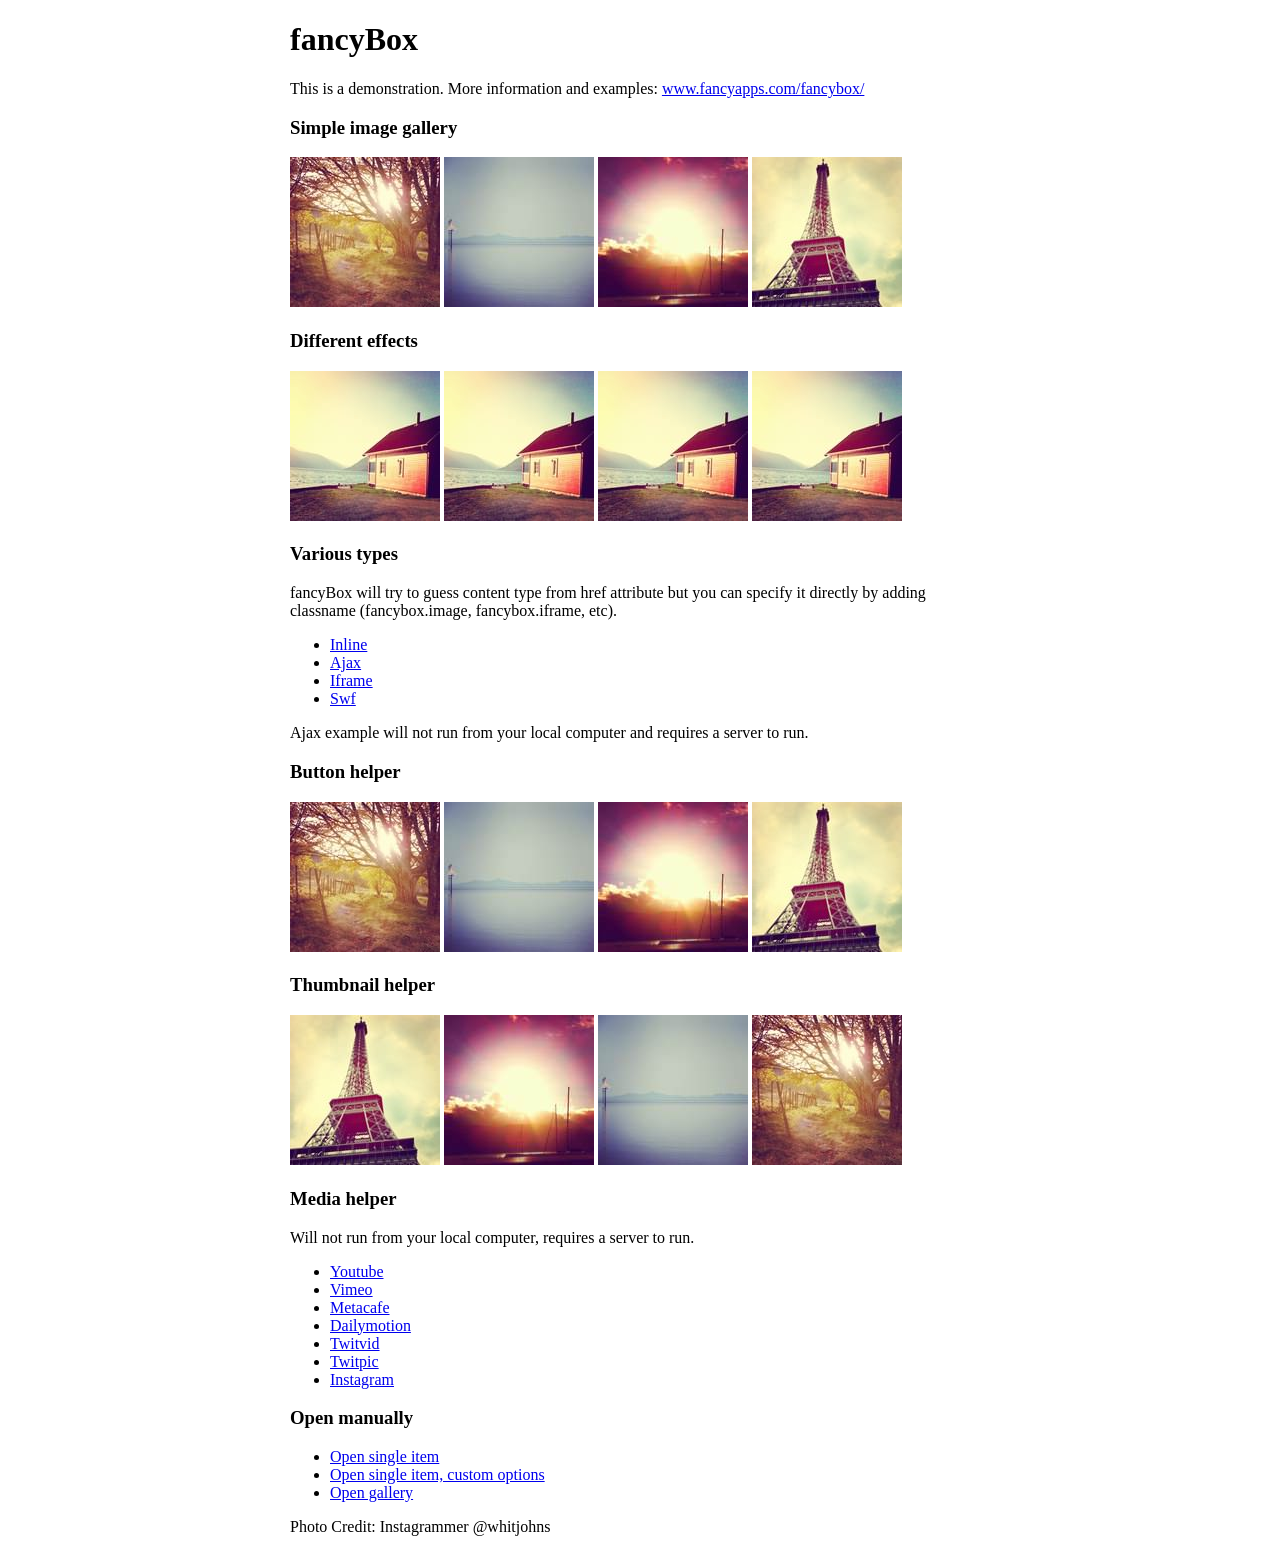
<file: bower_components/fancybox/demo/index.html>
<!DOCTYPE html>
<html>
<head>
	<title>fancyBox - Fancy jQuery Lightbox Alternative | Demonstration</title>
	<meta http-equiv="Content-Type" content="text/html; charset=UTF-8" />

	<!-- Add jQuery library -->
	<script type="text/javascript" src="../lib/jquery-1.10.1.min.js"></script>

	<!-- Add mousewheel plugin (this is optional) -->
	<script type="text/javascript" src="../lib/jquery.mousewheel-3.0.6.pack.js"></script>

	<!-- Add fancyBox main JS and CSS files -->
	<script type="text/javascript" src="../source/jquery.fancybox.js?v=2.1.5"></script>
	<link rel="stylesheet" type="text/css" href="../source/jquery.fancybox.css?v=2.1.5" media="screen" />

	<!-- Add Button helper (this is optional) -->
	<link rel="stylesheet" type="text/css" href="../source/helpers/jquery.fancybox-buttons.css?v=1.0.5" />
	<script type="text/javascript" src="../source/helpers/jquery.fancybox-buttons.js?v=1.0.5"></script>

	<!-- Add Thumbnail helper (this is optional) -->
	<link rel="stylesheet" type="text/css" href="../source/helpers/jquery.fancybox-thumbs.css?v=1.0.7" />
	<script type="text/javascript" src="../source/helpers/jquery.fancybox-thumbs.js?v=1.0.7"></script>

	<!-- Add Media helper (this is optional) -->
	<script type="text/javascript" src="../source/helpers/jquery.fancybox-media.js?v=1.0.6"></script>

	<script type="text/javascript">
		$(document).ready(function() {
			/*
			 *  Simple image gallery. Uses default settings
			 */

			$('.fancybox').fancybox();

			/*
			 *  Different effects
			 */

			// Change title type, overlay closing speed
			$(".fancybox-effects-a").fancybox({
				helpers: {
					title : {
						type : 'outside'
					},
					overlay : {
						speedOut : 0
					}
				}
			});

			// Disable opening and closing animations, change title type
			$(".fancybox-effects-b").fancybox({
				openEffect  : 'none',
				closeEffect	: 'none',

				helpers : {
					title : {
						type : 'over'
					}
				}
			});

			// Set custom style, close if clicked, change title type and overlay color
			$(".fancybox-effects-c").fancybox({
				wrapCSS    : 'fancybox-custom',
				closeClick : true,

				openEffect : 'none',

				helpers : {
					title : {
						type : 'inside'
					},
					overlay : {
						css : {
							'background' : 'rgba(238,238,238,0.85)'
						}
					}
				}
			});

			// Remove padding, set opening and closing animations, close if clicked and disable overlay
			$(".fancybox-effects-d").fancybox({
				padding: 0,

				openEffect : 'elastic',
				openSpeed  : 150,

				closeEffect : 'elastic',
				closeSpeed  : 150,

				closeClick : true,

				helpers : {
					overlay : null
				}
			});

			/*
			 *  Button helper. Disable animations, hide close button, change title type and content
			 */

			$('.fancybox-buttons').fancybox({
				openEffect  : 'none',
				closeEffect : 'none',

				prevEffect : 'none',
				nextEffect : 'none',

				closeBtn  : false,

				helpers : {
					title : {
						type : 'inside'
					},
					buttons	: {}
				},

				afterLoad : function() {
					this.title = 'Image ' + (this.index + 1) + ' of ' + this.group.length + (this.title ? ' - ' + this.title : '');
				}
			});


			/*
			 *  Thumbnail helper. Disable animations, hide close button, arrows and slide to next gallery item if clicked
			 */

			$('.fancybox-thumbs').fancybox({
				prevEffect : 'none',
				nextEffect : 'none',

				closeBtn  : false,
				arrows    : false,
				nextClick : true,

				helpers : {
					thumbs : {
						width  : 50,
						height : 50
					}
				}
			});

			/*
			 *  Media helper. Group items, disable animations, hide arrows, enable media and button helpers.
			*/
			$('.fancybox-media')
				.attr('rel', 'media-gallery')
				.fancybox({
					openEffect : 'none',
					closeEffect : 'none',
					prevEffect : 'none',
					nextEffect : 'none',

					arrows : false,
					helpers : {
						media : {},
						buttons : {}
					}
				});

			/*
			 *  Open manually
			 */

			$("#fancybox-manual-a").click(function() {
				$.fancybox.open('1_b.jpg');
			});

			$("#fancybox-manual-b").click(function() {
				$.fancybox.open({
					href : 'iframe.html',
					type : 'iframe',
					padding : 5
				});
			});

			$("#fancybox-manual-c").click(function() {
				$.fancybox.open([
					{
						href : '1_b.jpg',
						title : 'My title'
					}, {
						href : '2_b.jpg',
						title : '2nd title'
					}, {
						href : '3_b.jpg'
					}
				], {
					helpers : {
						thumbs : {
							width: 75,
							height: 50
						}
					}
				});
			});


		});
	</script>
	<style type="text/css">
		.fancybox-custom .fancybox-skin {
			box-shadow: 0 0 50px #222;
		}

		body {
			max-width: 700px;
			margin: 0 auto;
		}
	</style>
</head>
<body>
	<h1>fancyBox</h1>

	<p>This is a demonstration. More information and examples: <a href="http://fancyapps.com/fancybox/">www.fancyapps.com/fancybox/</a></p>

	<h3>Simple image gallery</h3>
	<p>
		<a class="fancybox" href="1_b.jpg" data-fancybox-group="gallery" title="Lorem ipsum dolor sit amet"><img src="1_s.jpg" alt="" /></a>

		<a class="fancybox" href="2_b.jpg" data-fancybox-group="gallery" title="Etiam quis mi eu elit temp"><img src="2_s.jpg" alt="" /></a>

		<a class="fancybox" href="3_b.jpg" data-fancybox-group="gallery" title="Cras neque mi, semper leon"><img src="3_s.jpg" alt="" /></a>

		<a class="fancybox" href="4_b.jpg" data-fancybox-group="gallery" title="Sed vel sapien vel sem uno"><img src="4_s.jpg" alt="" /></a>
	</p>

	<h3>Different effects</h3>
	<p>
		<a class="fancybox-effects-a" href="5_b.jpg" title="Lorem ipsum dolor sit amet, consectetur adipiscing elit"><img src="5_s.jpg" alt="" /></a>

		<a class="fancybox-effects-b" href="5_b.jpg" title="Lorem ipsum dolor sit amet, consectetur adipiscing elit"><img src="5_s.jpg" alt="" /></a>

		<a class="fancybox-effects-c" href="5_b.jpg" title="Lorem ipsum dolor sit amet, consectetur adipiscing elit"><img src="5_s.jpg" alt="" /></a>

		<a class="fancybox-effects-d" href="5_b.jpg" title="Lorem ipsum dolor sit amet, consectetur adipiscing elit"><img src="5_s.jpg" alt="" /></a>
	</p>

	<h3>Various types</h3>
	<p>
		fancyBox will try to guess content type from href attribute but you can specify it directly by adding classname (fancybox.image, fancybox.iframe, etc).
	</p>
	<ul>
		<li><a class="fancybox" href="#inline1" title="Lorem ipsum dolor sit amet">Inline</a></li>
		<li><a class="fancybox fancybox.ajax" href="ajax.txt">Ajax</a></li>
		<li><a class="fancybox fancybox.iframe" href="iframe.html">Iframe</a></li>
		<li><a class="fancybox" href="http://www.adobe.com/jp/events/cs3_web_edition_tour/swfs/perform.swf">Swf</a></li>
	</ul>

	<div id="inline1" style="width:400px;display: none;">
		<h3>Etiam quis mi eu elit</h3>
		<p>
			Lorem ipsum dolor sit amet, consectetur adipiscing elit. Etiam quis mi eu elit tempor facilisis id et neque. Nulla sit amet sem sapien. Vestibulum imperdiet porta ante ac ornare. Nulla et lorem eu nibh adipiscing ultricies nec at lacus. Cras laoreet ultricies sem, at blandit mi eleifend aliquam. Nunc enim ipsum, vehicula non pretium varius, cursus ac tortor. Vivamus fringilla congue laoreet. Quisque ultrices sodales orci, quis rhoncus justo auctor in. Phasellus dui eros, bibendum eu feugiat ornare, faucibus eu mi. Nunc aliquet tempus sem, id aliquam diam varius ac. Maecenas nisl nunc, molestie vitae eleifend vel, iaculis sed magna. Aenean tempus lacus vitae orci posuere porttitor eget non felis. Donec lectus elit, aliquam nec eleifend sit amet, vestibulum sed nunc.
		</p>
	</div>

	<p>
		Ajax example will not run from your local computer and requires a server to run.
	</p>

	<h3>Button helper</h3>
	<p>
		<a class="fancybox-buttons" data-fancybox-group="button" href="1_b.jpg"><img src="1_s.jpg" alt="" /></a>

		<a class="fancybox-buttons" data-fancybox-group="button" href="2_b.jpg"><img src="2_s.jpg" alt="" /></a>

		<a class="fancybox-buttons" data-fancybox-group="button" href="3_b.jpg"><img src="3_s.jpg" alt="" /></a>

		<a class="fancybox-buttons" data-fancybox-group="button" href="4_b.jpg"><img src="4_s.jpg" alt="" /></a>
	</p>

	<h3>Thumbnail helper</h3>
	<p>
		<a class="fancybox-thumbs" data-fancybox-group="thumb" href="4_b.jpg"><img src="4_s.jpg" alt="" /></a>

		<a class="fancybox-thumbs" data-fancybox-group="thumb" href="3_b.jpg"><img src="3_s.jpg" alt="" /></a>

		<a class="fancybox-thumbs" data-fancybox-group="thumb" href="2_b.jpg"><img src="2_s.jpg" alt="" /></a>

		<a class="fancybox-thumbs" data-fancybox-group="thumb" href="1_b.jpg"><img src="1_s.jpg" alt="" /></a>
	</p>

	<h3>Media helper</h3>
	<p>
		Will not run from your local computer, requires a server to run.
	</p>

	<ul>
		<li><a class="fancybox-media" href="http://www.youtube.com/watch?v=opj24KnzrWo">Youtube</a></li>
		<li><a class="fancybox-media" href="http://vimeo.com/47480346">Vimeo</a></li>
		<li><a class="fancybox-media" href="http://www.metacafe.com/watch/7635964/">Metacafe</a></li>
		<li><a class="fancybox-media" href="http://www.dailymotion.com/video/xoeylt_electric-guest-this-head-i-hold_music">Dailymotion</a></li>
		<li><a class="fancybox-media" href="http://twitvid.com/QY7MD">Twitvid</a></li>
		<li><a class="fancybox-media" href="http://twitpic.com/7p93st">Twitpic</a></li>
		<li><a class="fancybox-media" href="http://instagr.am/p/IejkuUGxQn">Instagram</a></li>
	</ul>

	<h3>Open manually</h3>
	<ul>
		<li><a id="fancybox-manual-a" href="javascript:;">Open single item</a></li>
		<li><a id="fancybox-manual-b" href="javascript:;">Open single item, custom options</a></li>
		<li><a id="fancybox-manual-c" href="javascript:;">Open gallery</a></li>
	</ul>

	<p>
		Photo Credit: Instagrammer @whitjohns
	</p>
</body>
</html>
</file>
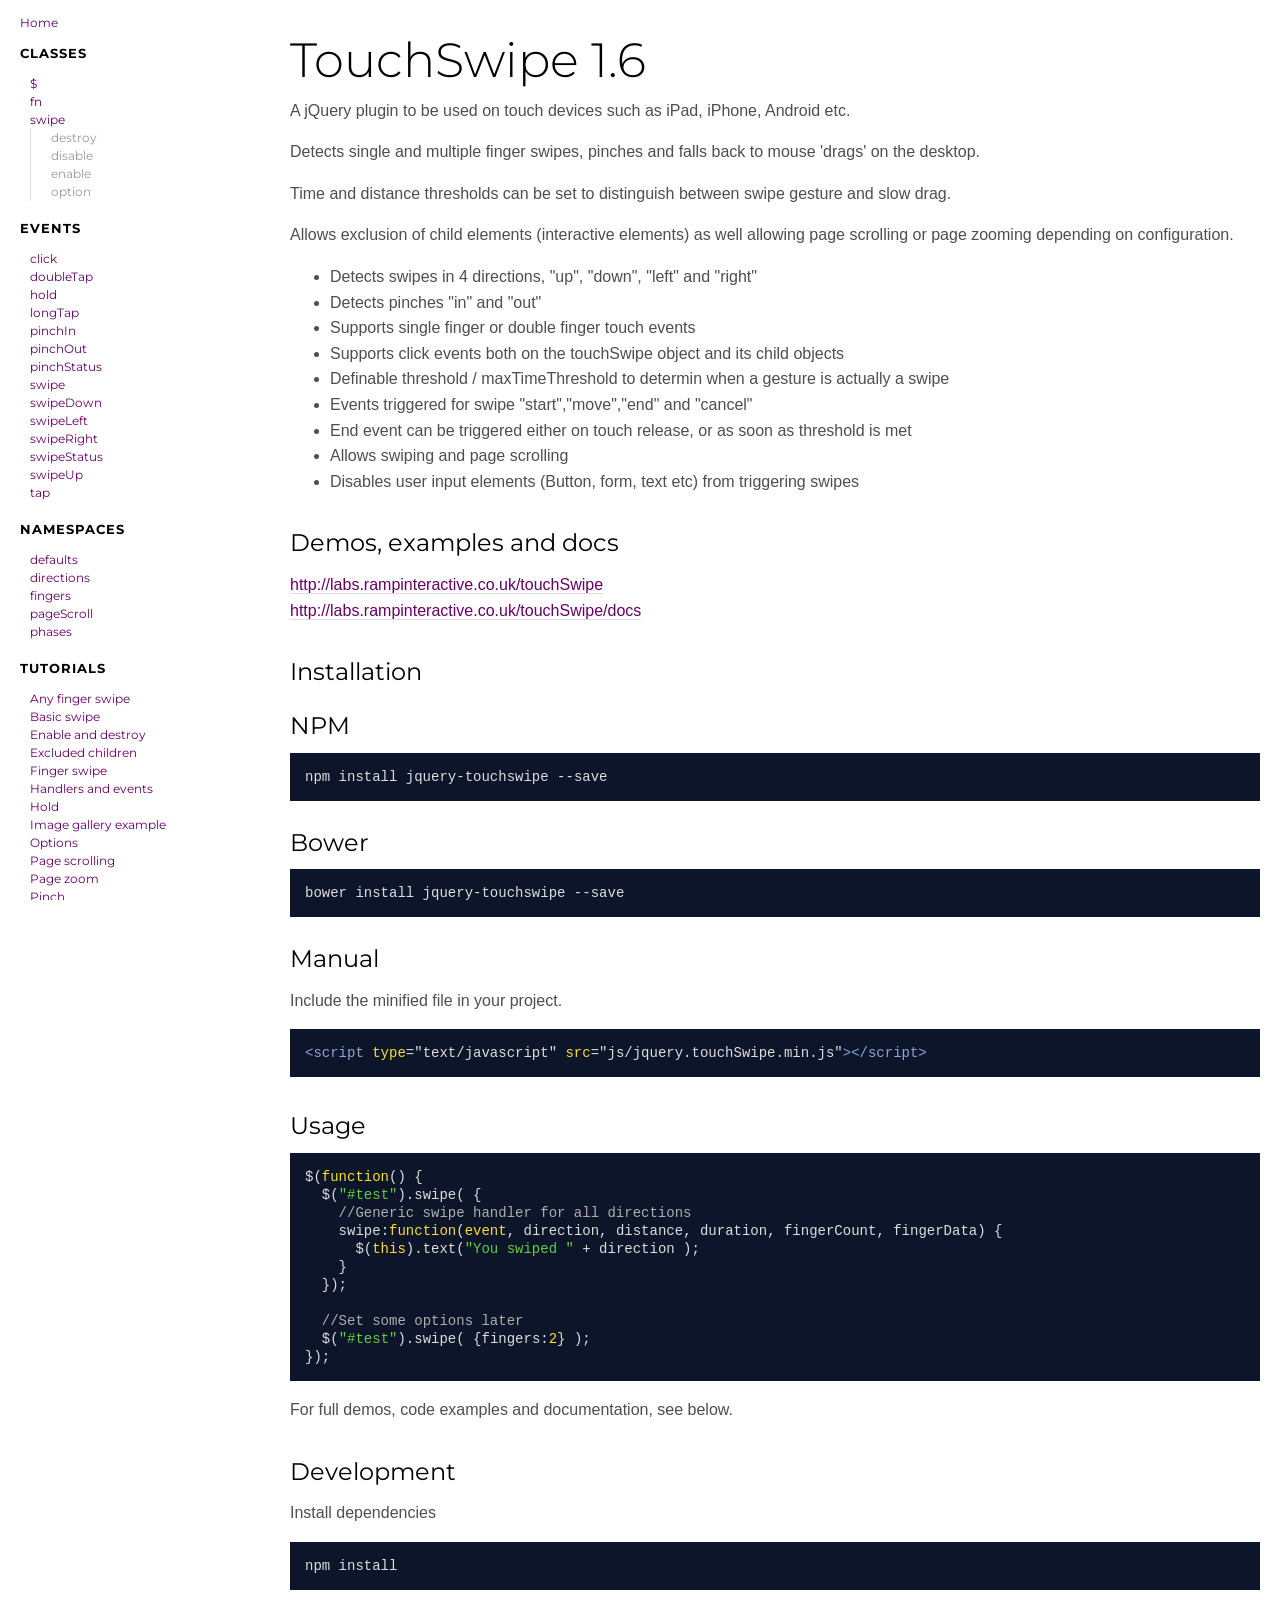
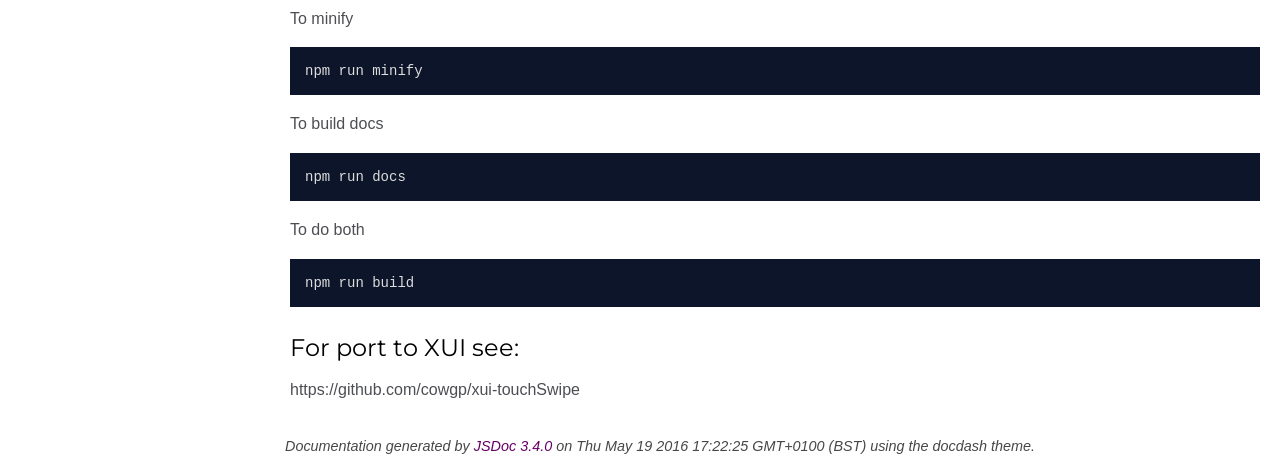
<file: bower_components/jquery-touchswipe/docs/index.html>
<!DOCTYPE html>
<html lang="en">
<head>
    <meta charset="utf-8">
    <title>Home - Documentation</title>

    <script src="scripts/prettify/prettify.js"></script>
    <script src="scripts/prettify/lang-css.js"></script>
    <!--[if lt IE 9]>
      <script src="//html5shiv.googlecode.com/svn/trunk/html5.js"></script>
    <![endif]-->
    <link type="text/css" rel="stylesheet" href="https://code.ionicframework.com/ionicons/2.0.1/css/ionicons.min.css">
    <link type="text/css" rel="stylesheet" href="styles/prettify.css">
    <link type="text/css" rel="stylesheet" href="styles/jsdoc.css">
</head>
<body>

<input type="checkbox" id="nav-trigger" class="nav-trigger" />
<label for="nav-trigger" class="navicon-button x">
  <div class="navicon"></div>
</label>

<label for="nav-trigger" class="overlay"></label>

<nav>
    <h2><a href="index.html">Home</a></h2><h3>Classes</h3><ul><li><a href="$.html">$</a></li><li><a href="$.fn.html">fn</a></li><li><a href="$.fn.swipe.html">swipe</a><ul class='methods'><li data-type='method'><a href="$.fn.swipe.html#destroy">destroy</a></li><li data-type='method'><a href="$.fn.swipe.html#disable">disable</a></li><li data-type='method'><a href="$.fn.swipe.html#enable">enable</a></li><li data-type='method'><a href="$.fn.swipe.html#option">option</a></li></ul></li></ul><h3>Events</h3><ul><li><a href="$.fn.swipe.html#event:click">click</a></li><li><a href="$.fn.swipe.html#event:doubleTap">doubleTap</a></li><li><a href="$.fn.swipe.html#event:hold">hold</a></li><li><a href="$.fn.swipe.html#event:longTap">longTap</a></li><li><a href="$.fn.swipe.html#event:pinchIn">pinchIn</a></li><li><a href="$.fn.swipe.html#event:pinchOut">pinchOut</a></li><li><a href="$.fn.swipe.html#event:pinchStatus">pinchStatus</a></li><li><a href="$.fn.swipe.html#event:swipe">swipe</a></li><li><a href="$.fn.swipe.html#event:swipeDown">swipeDown</a></li><li><a href="$.fn.swipe.html#event:swipeLeft">swipeLeft</a></li><li><a href="$.fn.swipe.html#event:swipeRight">swipeRight</a></li><li><a href="$.fn.swipe.html#event:swipeStatus">swipeStatus</a></li><li><a href="$.fn.swipe.html#event:swipeUp">swipeUp</a></li><li><a href="$.fn.swipe.html#event:tap">tap</a></li></ul><h3>Namespaces</h3><ul><li><a href="$.fn.swipe.defaults.html">defaults</a></li><li><a href="$.fn.swipe.directions.html">directions</a></li><li><a href="$.fn.swipe.fingers.html">fingers</a></li><li><a href="$.fn.swipe.pageScroll.html">pageScroll</a></li><li><a href="$.fn.swipe.phases.html">phases</a></li></ul><h3>Tutorials</h3><ul><li><a href="tutorial-Any_finger_swipe.html">Any finger swipe</a></li><li><a href="tutorial-Basic_swipe.html">Basic swipe</a></li><li><a href="tutorial-Enable_and_destroy.html">Enable and destroy</a></li><li><a href="tutorial-Excluded_children.html">Excluded children</a></li><li><a href="tutorial-Finger_swipe.html">Finger swipe</a></li><li><a href="tutorial-Handlers_and_events.html">Handlers and events</a></li><li><a href="tutorial-Hold.html">Hold</a></li><li><a href="tutorial-Image_gallery_example.html">Image gallery example</a></li><li><a href="tutorial-Options.html">Options</a></li><li><a href="tutorial-Page_scrolling.html">Page scrolling</a></li><li><a href="tutorial-Page_zoom.html">Page zoom</a></li><li><a href="tutorial-Pinch.html">Pinch</a></li><li><a href="tutorial-Pinch_and_Swipe.html">Pinch and Swipe</a></li><li><a href="tutorial-Pinch_status.html">Pinch status</a></li><li><a href="tutorial-Single_swipe.html">Single swipe</a></li><li><a href="tutorial-Stop_propegation.html">Stop propegation</a></li><li><a href="tutorial-Swipe_status.html">Swipe status</a></li><li><a href="tutorial-Tap_vs_swipe.html">Tap vs swipe</a></li><li><a href="tutorial-Thresholds.html">Thresholds</a></li><li><a href="tutorial-Trigger_handlers.html">Trigger handlers</a></li><li><a href="tutorial-index_.html">index</a></li></ul>
</nav>

<div id="main">
    

    



    









    


    <section class="readme">
        <article><h1>TouchSwipe 1.6</h1><p>A jQuery plugin to be used on touch devices such as iPad, iPhone, Android etc.</p>
<p>Detects single and multiple finger swipes, pinches and falls back to mouse 'drags' on the desktop.</p>
<p>Time and distance thresholds can be set to distinguish between swipe gesture and slow drag.</p>
<p>Allows exclusion of child elements (interactive elements) as well allowing page scrolling or page zooming depending on configuration.</p>
<ul>
<li>Detects swipes in 4 directions, &quot;up&quot;, &quot;down&quot;, &quot;left&quot; and &quot;right&quot;</li>
<li>Detects pinches &quot;in&quot; and &quot;out&quot;</li>
<li>Supports single finger or double finger touch events</li>
<li>Supports click events both on the touchSwipe object and its child objects</li>
<li>Definable threshold / maxTimeThreshold to determin when a gesture is actually a swipe</li>
<li>Events triggered for swipe &quot;start&quot;,&quot;move&quot;,&quot;end&quot; and &quot;cancel&quot;</li>
<li>End event can be triggered either on touch release, or as soon as threshold is met</li>
<li>Allows swiping and page scrolling</li>
<li>Disables user input elements (Button, form, text etc) from triggering swipes</li>
</ul>
<h2>Demos, examples and docs</h2><p><a href="http://labs.rampinteractive.co.uk/touchSwipe">http://labs.rampinteractive.co.uk/touchSwipe</a><br><a href="http://labs.rampinteractive.co.uk/touchSwipe/docs">http://labs.rampinteractive.co.uk/touchSwipe/docs</a></p>
<h2>Installation</h2><h3>NPM</h3><pre class="prettyprint source lang-bash"><code>npm install jquery-touchswipe --save</code></pre><h3>Bower</h3><pre class="prettyprint source lang-bash"><code>bower install jquery-touchswipe --save</code></pre><h3>Manual</h3><p>Include the minified file in your project.</p>
<pre class="prettyprint source lang-html"><code>&lt;script type=&quot;text/javascript&quot; src=&quot;js/jquery.touchSwipe.min.js&quot;>&lt;/script></code></pre><h2>Usage</h2><pre class="prettyprint source lang-javascript"><code>$(function() {
  $(&quot;#test&quot;).swipe( {
    //Generic swipe handler for all directions
    swipe:function(event, direction, distance, duration, fingerCount, fingerData) {
      $(this).text(&quot;You swiped &quot; + direction );  
    }
  });

  //Set some options later
  $(&quot;#test&quot;).swipe( {fingers:2} );
});</code></pre><p>For full demos, code examples and documentation, see below.</p>
<h2>Development</h2><p>Install dependencies</p>
<pre class="prettyprint source lang-bash"><code>npm install</code></pre><p>To minify</p>
<pre class="prettyprint source lang-bash"><code>npm run minify</code></pre><p>To build docs</p>
<pre class="prettyprint source lang-bash"><code>npm run docs</code></pre><p>To do both</p>
<pre class="prettyprint source lang-bash"><code>npm run build</code></pre><h3>For port to XUI see:</h3><p>https://github.com/cowgp/xui-touchSwipe</p></article>
    </section>






</div>

<br class="clear">

<footer>
    Documentation generated by <a href="https://github.com/jsdoc3/jsdoc">JSDoc 3.4.0</a> on Thu May 19 2016 17:22:25 GMT+0100 (BST) using the docdash theme.
</footer>

<script>prettyPrint();</script>
<script src="scripts/linenumber.js"></script>
</body>
</html>
</file>
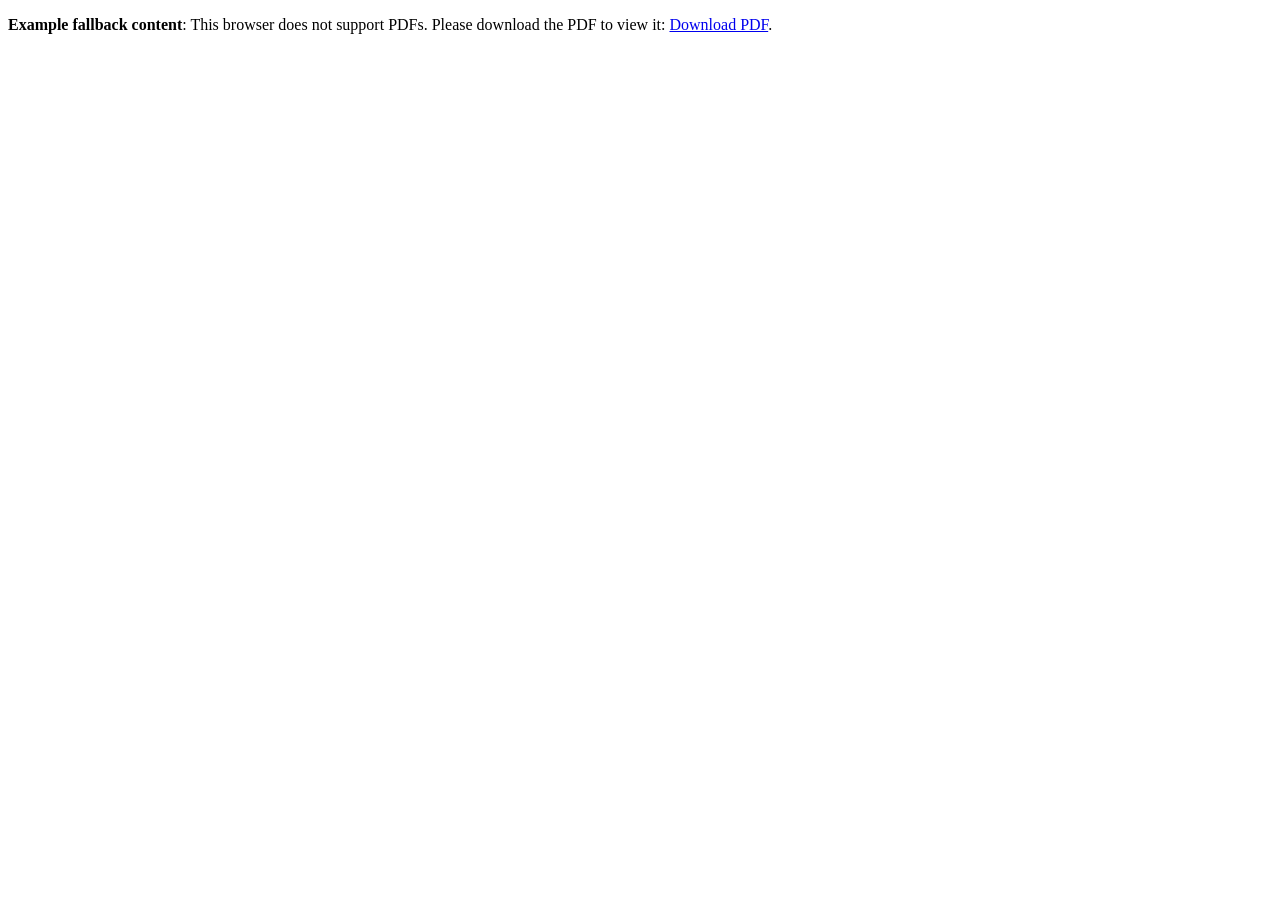
<file: resume.html>
<!DOCTYPE html>
<html>
<head>
</head>

<body>

	<object style="height:100vh" data="pdf/Regis_Verdin_Resume.pdf" type="application/pdf" width="100%" height="100%">
   		<p><b>Example fallback content</b>: This browser does not support PDFs. Please download the PDF to view it: <a href="pdf/Regis_Verdin_Resume.pdf">Download PDF</a>.</p>
	</object>


</body>

</html>
</file>
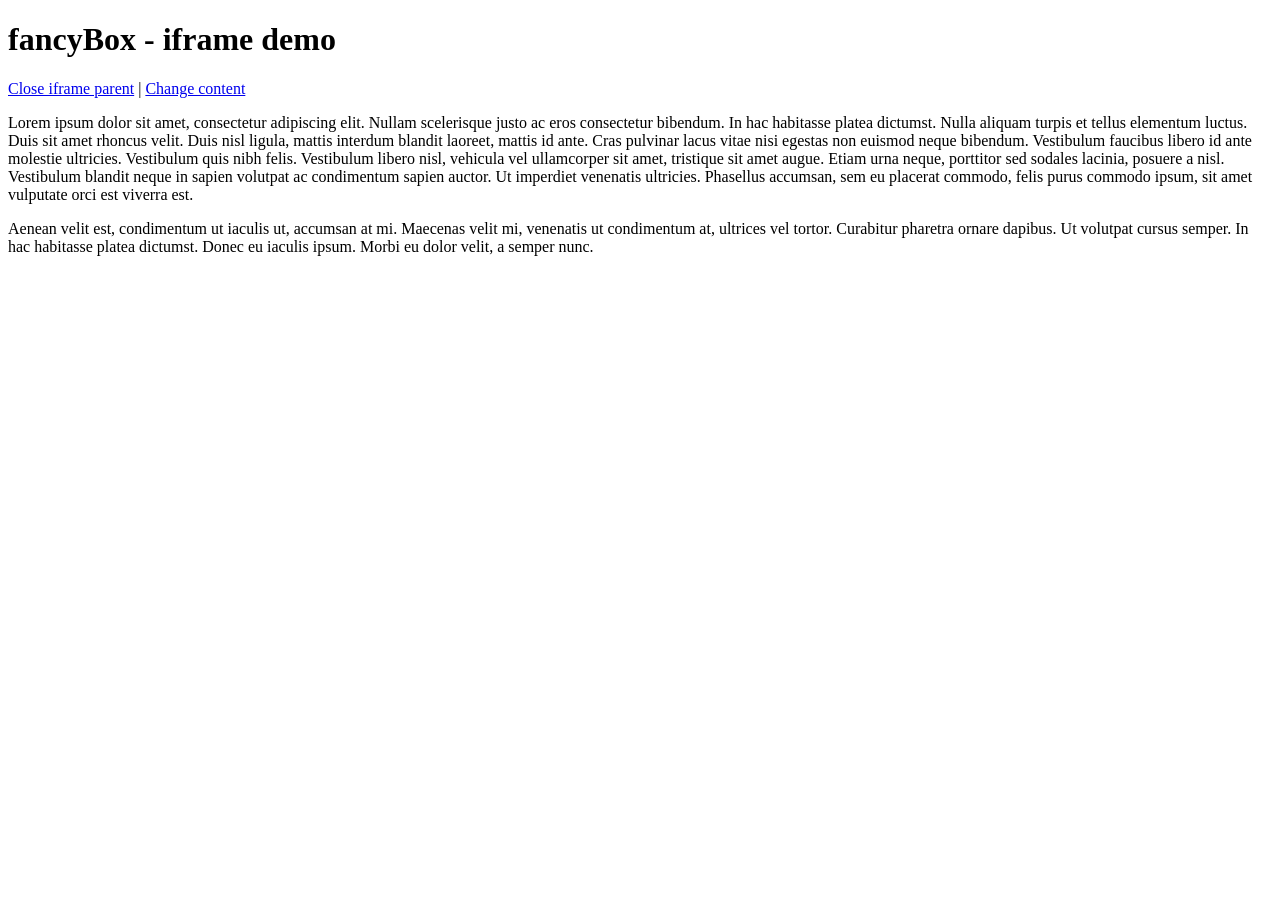
<file: bower_components/fancybox/demo/iframe.html>
<!DOCTYPE html>
<html>
<head>
	<title>fancyBox - iframe demo</title>
	<meta http-equiv="Content-Type" content="text/html; charset=UTF-8" />
</head>
<body>
	<h1>fancyBox - iframe demo</h1>

	<p>
		<a href="javascript:parent.jQuery.fancybox.close();">Close iframe parent</a>

		|

		<a href="javascript:parent.jQuery.fancybox.open({href : '1_b.jpg', title : 'My title'});">Change content</a>
	</p>

	<p>
		Lorem ipsum dolor sit amet, consectetur adipiscing elit. Nullam scelerisque justo ac eros consectetur bibendum. In hac habitasse platea dictumst. Nulla aliquam turpis et tellus elementum luctus. Duis sit amet rhoncus velit. Duis nisl ligula, mattis interdum blandit laoreet, mattis id ante. Cras pulvinar lacus vitae nisi egestas non euismod neque bibendum. Vestibulum faucibus libero id ante molestie ultricies. Vestibulum quis nibh felis. Vestibulum libero nisl, vehicula vel ullamcorper sit amet, tristique sit amet augue. Etiam urna neque, porttitor sed sodales lacinia, posuere a nisl. Vestibulum blandit neque in sapien volutpat ac condimentum sapien auctor. Ut imperdiet venenatis ultricies. Phasellus accumsan, sem eu placerat commodo, felis purus commodo ipsum, sit amet vulputate orci est viverra est.
	</p>

	<p>
		Aenean velit est, condimentum ut iaculis ut, accumsan at mi. Maecenas velit mi, venenatis ut condimentum at, ultrices vel tortor. Curabitur pharetra ornare dapibus. Ut volutpat cursus semper. In hac habitasse platea dictumst. Donec eu iaculis ipsum. Morbi eu dolor velit, a semper nunc.
	</p>
</body>
</html>
</file>
<file: bower_components/jquery-touchswipe/docs/styles/prettify.css>
.pln {
  color: #ddd;
}

/* string content */
.str {
  color: #61ce3c;
}

/* a keyword */
.kwd {
  color: #fbde2d;
}

/* a comment */
.com {
  color: #aeaeae;
}

/* a type name */
.typ {
  color: #8da6ce;
}

/* a literal value */
.lit {
  color: #fbde2d;
}

/* punctuation */
.pun {
  color: #ddd;
}

/* lisp open bracket */
.opn {
  color: #000000;
}

/* lisp close bracket */
.clo {
  color: #000000;
}

/* a markup tag name */
.tag {
  color: #8da6ce;
}

/* a markup attribute name */
.atn {
  color: #fbde2d;
}

/* a markup attribute value */
.atv {
  color: #ddd;
}

/* a declaration */
.dec {
  color: #EF5050;
}

/* a variable name */
.var {
  color: #c82829;
}

/* a function name */
.fun {
  color: #4271ae;
}

/* Specify class=linenums on a pre to get line numbering */
ol.linenums {
  margin-top: 0;
  margin-bottom: 0;
}
</file>
<file: bower_components/jquery-touchswipe/docs/styles/jsdoc.css>
@import url(https://fonts.googleapis.com/css?family=Montserrat:400,700);

* {
  box-sizing: border-box
}

html, body {
  height: 100%;
  width: 100%;
}

body {
  color: #4d4e53;
  background-color: white;
  margin: 0 auto;
  padding: 0 20px;
  font-family: 'Helvetica Neue', Helvetica, sans-serif;
  font-size: 16px;
  line-height: 160%;
}

a,
a:active {
  color: #606;
  text-decoration: none;
}

a:hover {
  text-decoration: none;
}

article a {
  border-bottom: 1px solid #ddd;
}

article a:hover, article a:active {
  border-bottom-color: #222;
}

p, ul, ol, blockquote {
  margin-bottom: 1em;
}

h1, h2, h3, h4, h5, h6 {
  font-family: 'Montserrat', sans-serif;
}

h1, h2, h3, h4, h5, h6 {
  color: #000;
  font-weight: 400;
  margin: 0;
}

h1 {
  font-weight: 300;
  font-size: 48px;
  margin: 1em 0 .5em;
}

h1.page-title {
  font-size: 48px;
  margin: 1em 30px;
}

h2 {
  font-size: 24px;
  margin: 1.5em 0 .3em;
}

h3 {
  font-size: 24px;
  margin: 1.2em 0 .3em;
}

h4 {
  font-size: 18px;
  margin: 1em 0 .2em;
  color: #4d4e53;
}

h4.name {
  color: #fff;
  background: #6d426d;
  box-shadow: 0 .25em .5em #d3d3d3;
  border-top: 1px solid #d3d3d3;
  border-bottom: 1px solid #d3d3d3;
  margin: 1.5em 0 0.5em;
  padding: .75em 0 .75em 10px;
}

h5, .container-overview .subsection-title {
  font-size: 120%;
  letter-spacing: -0.01em;
  margin: 8px 0 3px 0;
}

h6 {
  font-size: 100%;
  letter-spacing: -0.01em;
  margin: 6px 0 3px 0;
  font-style: italic;
}

tt, code, kbd, samp {
  font-family: Consolas, Monaco, 'Andale Mono', monospace;
  background: #f4f4f4;
  padding: 1px 5px;
}

.class-description {
  font-size: 130%;
  line-height: 140%;
  margin-bottom: 1em;
  margin-top: 1em;
}

.class-description:empty {
  margin: 0
}

#main {
  float: right;
  min-width: 360px;
  width: calc(100% - 240px);
}

header {
  display: block
}

section {
  display: block;
  background-color: #fff;
  padding: 0 0 0 30px;
}

.variation {
  display: none
}

.signature-attributes {
  font-size: 60%;
  color: #eee;
  font-style: italic;
  font-weight: lighter;
}

nav {
  float: left;
  display: block;
  width: 250px;
  background: #fff;
  overflow: auto;
  position: fixed;
  height: 100%;
}

nav h3 {
  margin-top: 12px;
  font-size: 13px;
  text-transform: uppercase;
  letter-spacing: 1px;
  font-weight: 700;
  line-height: 24px;
  margin: 15px 0 10px;
  padding: 0;
  color: #000;
}

nav ul {
  font-family: 'Lucida Grande', 'Lucida Sans Unicode', arial, sans-serif;
  font-size: 100%;
  line-height: 17px;
  padding: 0;
  margin: 0;
  list-style-type: none;
}

nav ul a,
nav ul a:active {
  font-family: 'Montserrat', sans-serif;
  line-height: 18px;
  padding: 0;
  display: block;
  font-size: 12px;
}

nav a:hover,
nav a:active {
  color: #606;
}

nav > ul {
  padding: 0 10px;
}

nav > ul > li > a {
  color: #606;
}

nav ul ul {
  margin-bottom: 10px
}

nav ul ul a {
  color: hsl(207, 1%, 60%);
  border-left: 1px solid hsl(207, 10%, 86%);
}

nav ul ul a,
nav ul ul a:active {
  padding-left: 20px
}

nav h2 {
   font-size: 12px;
   margin: 0;
   padding: 0;
}

nav > h2 > a {
   display: block;
   margin: 10px 0 -10px;
   color: #606 !important;
}

footer {
  color: hsl(0, 0%, 28%);
  margin-left: 250px;
  display: block;
  padding: 15px;
  font-style: italic;
  font-size: 90%;
}

.ancestors {
  color: #999
}

.ancestors a {
   color: #999 !important;
}

.clear {
  clear: both
}

.important {
  font-weight: bold;
  color: #950B02;
}

.yes-def {
  text-indent: -1000px
}

.type-signature {
  color: #CA79CA
}

.type-signature:last-child {
  color: #eee;
}

.name, .signature {
  font-family: Consolas, Monaco, 'Andale Mono', monospace
}

.signature {
    color: #fc83ff;
}

.details {
  margin-top: 6px;
  border-left: 2px solid #DDD;
  line-height: 20px;
  font-size: 14px;
}

.details dt {
   width: 120px;
   float: left;
   padding-left: 10px;
}

.details dd {
   margin-left: 70px;
   margin-top: 6px;
   margin-bottom: 6px;
}

.details ul {
   margin: 0
}

.details ul {
   list-style-type: none
}

.details pre.prettyprint {
   margin: 0
}

.details .object-value {
   padding-top: 0
}

.description {
  margin-bottom: 1em;
  margin-top: 1em;
}

.code-caption {
  font-style: italic;
  font-size: 107%;
  margin: 0;
}

.prettyprint {
  font-size: 14px;
  overflow: auto;
}

.prettyprint.source {
  width: inherit;
  line-height: 18px;
  display: block;
  background-color: #0d152a;
  color: #aeaeae;
}

.prettyprint code {
  line-height: 18px;
  display: block;
  background-color: #0d152a;
  color: #4D4E53;
}

.prettyprint > code {
  padding: 15px;
}

.prettyprint .linenums code {
  padding: 0 15px
}

.prettyprint .linenums li:first-of-type code {
  padding-top: 15px
}

.prettyprint code span.line {
  display: inline-block
}

.prettyprint.linenums {
  padding-left: 70px;
  -webkit-user-select: none;
  -moz-user-select: none;
  -ms-user-select: none;
  user-select: none;
}

.prettyprint.linenums ol {
   padding-left: 0
}

.prettyprint.linenums li {
   border-left: 3px #34446B solid;
}

.prettyprint.linenums li.selected, .prettyprint.linenums li.selected * {
   background-color: #34446B;
}

.prettyprint.linenums li * {
   -webkit-user-select: text;
   -moz-user-select: text;
   -ms-user-select: text;
   user-select: text;
}

.params, .props {
  border-spacing: 0;
  border: 1px solid #ddd;
  border-collapse: collapse;
  border-radius: 3px;
  box-shadow: 0 1px 3px rgba(0,0,0,0.1);
  width: 100%;
  font-size: 14px;
  margin: 1em 0;
}

.params .type {
  white-space: nowrap;
}

.params code {
  white-space: pre;
}

.params td, .params .name, .props .name, .name code {
   color: #4D4E53;
   font-family: Consolas, Monaco, 'Andale Mono', monospace;
   font-size: 100%;
}

.params td, .params th, .props td, .props th {
   margin: 0px;
   text-align: left;
   vertical-align: top;
   padding: 10px;
   display: table-cell;
}

.params td {
   border-top: 1px solid #eee
}

.params thead tr, .props thead tr {
   background-color: #fff;
   font-weight: bold;
}

.params .params thead tr, .props .props thead tr {
   background-color: #fff;
   font-weight: bold;
}

.params td.description > p:first-child, .props td.description > p:first-child {
   margin-top: 0;
   padding-top: 0;
}

.params td.description > p:last-child, .props td.description > p:last-child {
   margin-bottom: 0;
   padding-bottom: 0;
}

span.param-type, .params td .param-type, .param-type dd {
   color: #606;
  font-family: Consolas, Monaco, 'Andale Mono', monospace
}

.param-type dt, .param-type dd {
  display: inline-block
}

.param-type {
  margin: 14px 0;
}

.disabled {
  color: #454545
}

/* navicon button */
.navicon-button {
  display: none;
  position: relative;
  padding: 2.0625rem 1.5rem;
  transition: 0.25s;
  cursor: pointer;
  -webkit-user-select: none;
     -moz-user-select: none;
      -ms-user-select: none;
          user-select: none;
  opacity: .8;
}
.navicon-button .navicon:before, .navicon-button .navicon:after {
  transition: 0.25s;
}
.navicon-button:hover {
  transition: 0.5s;
  opacity: 1;
}
.navicon-button:hover .navicon:before, .navicon-button:hover .navicon:after {
  transition: 0.25s;
}
.navicon-button:hover .navicon:before {
  top: .825rem;
}
.navicon-button:hover .navicon:after {
  top: -.825rem;
}

/* navicon */
.navicon {
  position: relative;
  width: 2.5em;
  height: .3125rem;
  background: #000;
  transition: 0.3s;
  border-radius: 2.5rem;
}
.navicon:before, .navicon:after {
  display: block;
  content: "";
  height: .3125rem;
  width: 2.5rem;
  background: #000;
  position: absolute;
  z-index: -1;
  transition: 0.3s 0.25s;
  border-radius: 1rem;
}
.navicon:before {
  top: .625rem;
}
.navicon:after {
  top: -.625rem;
}

/* open */
.nav-trigger:checked + label:not(.steps) .navicon:before,
.nav-trigger:checked + label:not(.steps) .navicon:after {
  top: 0 !important;
}

.nav-trigger:checked + label .navicon:before,
.nav-trigger:checked + label .navicon:after {
  transition: 0.5s;
}

/* Minus */
.nav-trigger:checked + label {
  -webkit-transform: scale(0.75);
          transform: scale(0.75);
}

/* × and + */
.nav-trigger:checked + label.plus .navicon,
.nav-trigger:checked + label.x .navicon {
  background: transparent;
}

.nav-trigger:checked + label.plus .navicon:before,
.nav-trigger:checked + label.x .navicon:before {
  -webkit-transform: rotate(-45deg);
          transform: rotate(-45deg);
  background: #FFF;
}

.nav-trigger:checked + label.plus .navicon:after,
.nav-trigger:checked + label.x .navicon:after {
  -webkit-transform: rotate(45deg);
          transform: rotate(45deg);
  background: #FFF;
}

.nav-trigger:checked + label.plus {
  -webkit-transform: scale(0.75) rotate(45deg);
          transform: scale(0.75) rotate(45deg);
}

.nav-trigger:checked ~ nav {
  left: 0 !important;
}

.nav-trigger:checked ~ .overlay {
  display: block;
}

.nav-trigger {
  position: fixed;
  top: 0;
  clip: rect(0, 0, 0, 0);
}

.overlay {
  display: none;
  position: fixed;
  top: 0;
  bottom: 0;
  left: 0;
  right: 0;
  width: 100%;
  height: 100%;
  background: hsla(0, 0%, 0%, 0.5);
  z-index: 1;
}

@media only screen and (min-width: 320px) and (max-width: 680px) {
  body {
    overflow-x: hidden;
  }

  nav {
    background: #FFF;
    width: 250px;
    height: 100%;
    position: fixed;
    top: 0;
    right: 0;
    bottom: 0;
    left: -250px;
    z-index: 3;
    padding: 0 10px;
    transition: left 0.2s;
  }

  .navicon-button {
    display: inline-block;
    position: fixed;
    top: 1.5em;
    right: 0;
    z-index: 2;
  }

  #main {
    width: 100%;
    min-width: 360px;
  }

  #main h1.page-title {
    margin: 1em 0;
  }

  #main section {
    padding: 0;
  }

  footer {
    margin-left: 0;
  }
}
</file>
